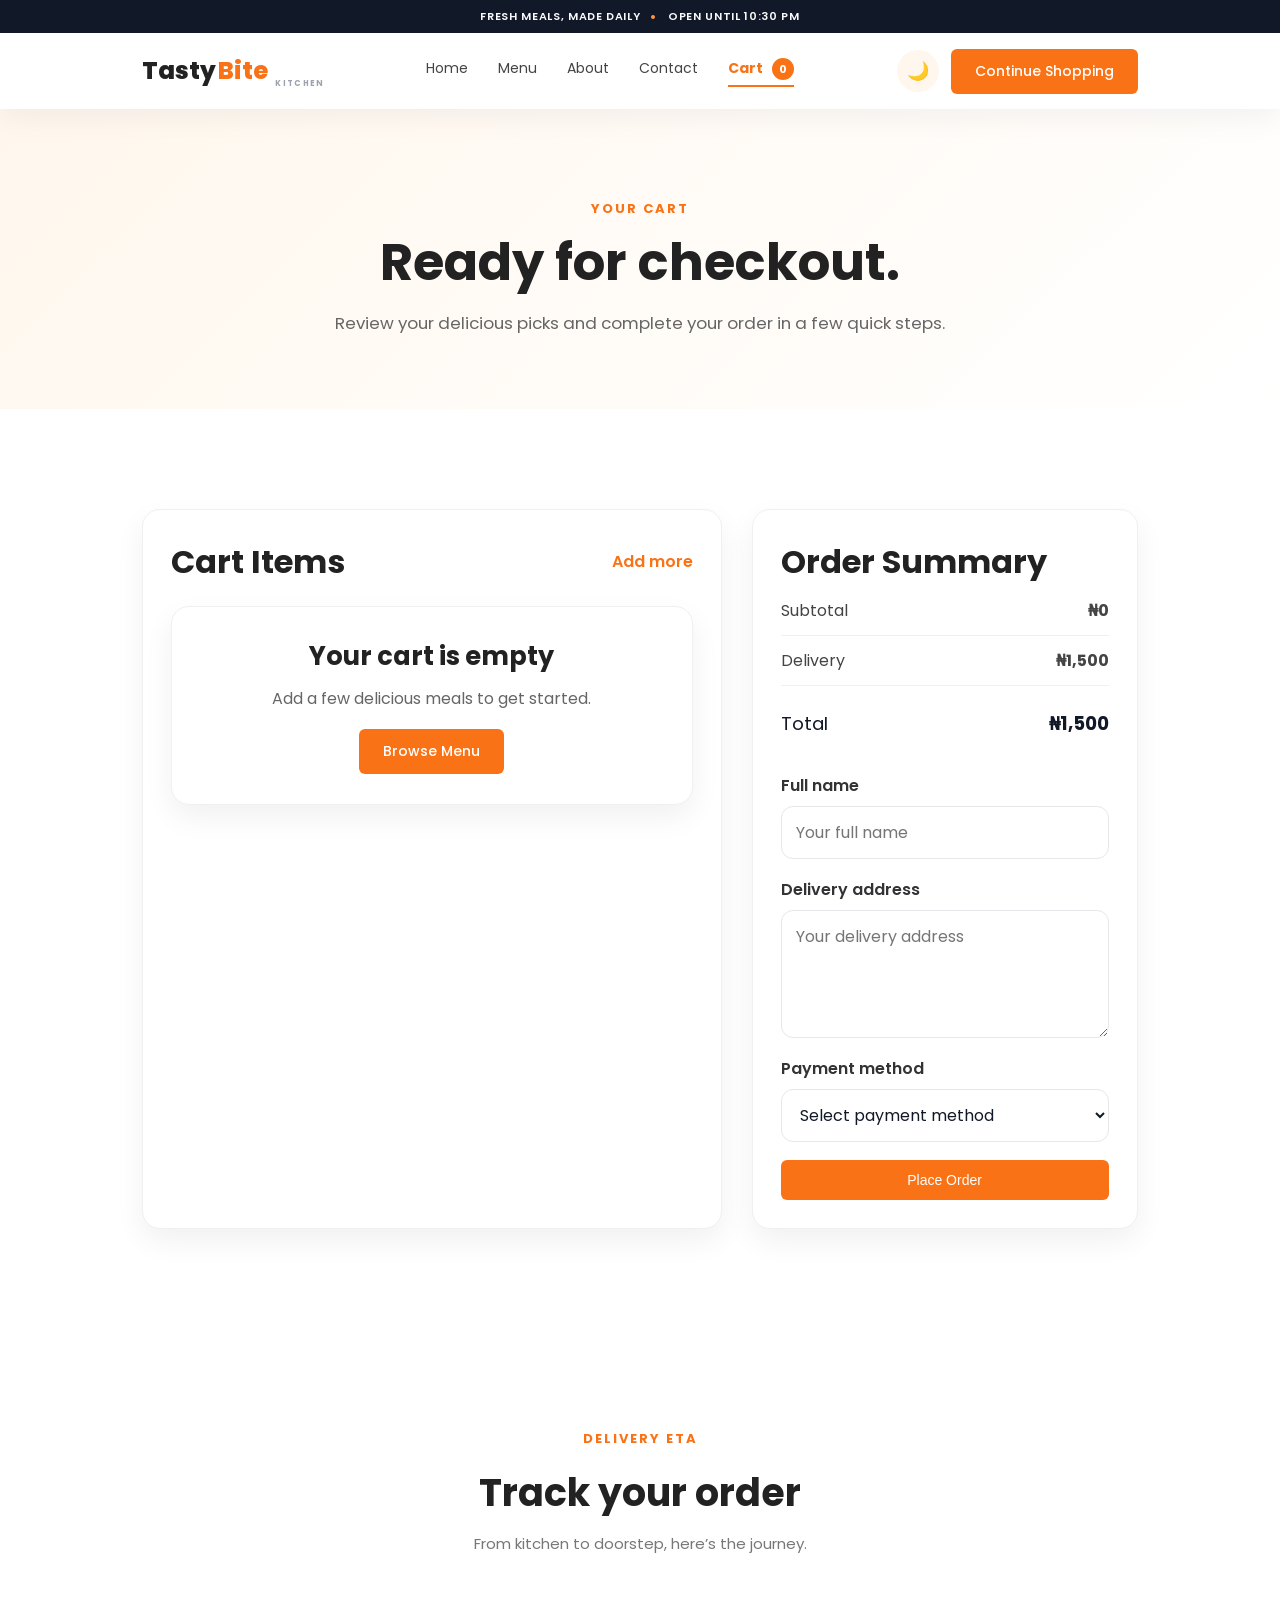
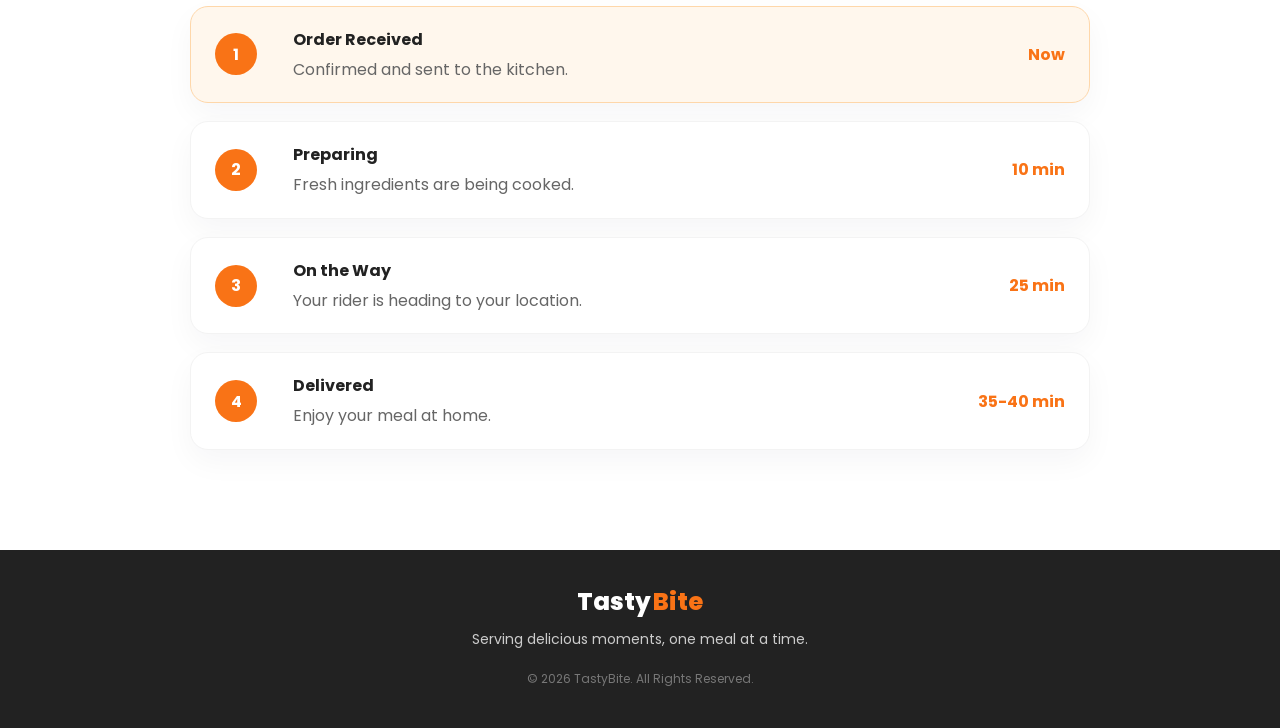
<file: cart.html>
<!DOCTYPE html>
<html lang="en">
<head>
    <meta charset="UTF-8">
    <meta name="viewport" content="width=device-width, initial-scale=1.0">
    <title>TastyBite | Cart</title>
    <link rel="stylesheet" href="style.css">
</head>
<body class="subpage cart-page">
    <header class="site-header">
        <div class="header-note">Fresh meals, made daily <span>•</span> Open until 10:30 PM</div>
        <nav class="navbar" aria-label="Main navigation">
            <a class="logo" href="index.html" aria-label="TastyBite home">Tasty<span>Bite</span><small>Kitchen</small></a>

            <div class="mobile-controls">
                <button class="theme-toggle mobile-theme-toggle" type="button" aria-label="Toggle dark mode">🌙</button>
                <button class="menu-toggle" type="button" aria-label="Open navigation" aria-controls="site-navigation" aria-expanded="false">
                    <span></span>
                    <span></span>
                    <span></span>
                </button>
            </div>

            <ul class="nav-links" id="site-navigation">
                <li><a href="index.html">Home</a></li>
                <li><a href="menu.html">Menu</a></li>
                <li><a href="about.html">About</a></li>
                <li><a href="contact.html">Contact</a></li>
                <li><a href="cart.html">Cart <span class="cart-count">0</span></a></li>
            </ul>

            <div class="nav-actions">
                <button class="theme-toggle" type="button" aria-label="Toggle dark mode">🌙</button>
                <a href="menu.html" class="btn">Continue Shopping</a>
            </div>
        </nav>
    </header>

    <section class="page-hero">
        <div class="page-hero-content">
            <p class="small-title">YOUR CART</p>
            <h1>Ready for checkout.</h1>
            <p>Review your delicious picks and complete your order in a few quick steps.</p>
        </div>
    </section>

    <section class="page-section cart-layout">
        <div class="cart-panel">
            <div class="cart-header">
                <h2>Cart Items</h2>
                <a href="menu.html">Add more</a>
            </div>
            <div id="cart-items" class="cart-items"></div>
        </div>

        <aside class="checkout-panel">
            <h2>Order Summary</h2>
            <div class="summary-row">
                <span>Subtotal</span>
                <strong id="subtotal">₦0</strong>
            </div>
            <div class="summary-row">
                <span>Delivery</span>
                <strong id="delivery">₦1,500</strong>
            </div>
            <div class="summary-row total-row">
                <span>Total</span>
                <strong id="total">₦1,500</strong>
            </div>

            <form id="checkout-form" class="checkout-form">
                <div class="form-group">
                    <label for="full-name">Full name</label>
                    <input id="full-name" type="text" placeholder="Your full name" required>
                </div>
                <div class="form-group">
                    <label for="address">Delivery address</label>
                    <textarea id="address" rows="4" placeholder="Your delivery address" required></textarea>
                </div>
                <div class="form-group">
                    <label for="payment">Payment method</label>
                    <select id="payment" required>
                        <option value="">Select payment method</option>
                        <option>Card</option>
                        <option>Bank Transfer</option>
                        <option>Cash on Delivery</option>
                    </select>
                </div>
                <button type="submit" class="btn checkout-btn">Place Order</button>
            </form>
        </aside>
    </section>

    <section class="page-section eta-section">
        <div class="section-heading">
            <p>DELIVERY ETA</p>
            <h2>Track your order</h2>
            <span>From kitchen to doorstep, here’s the journey.</span>
        </div>

        <div class="eta-timeline">
            <div class="eta-step active">
                <span class="step-bullet">1</span>
                <div>
                    <strong>Order Received</strong>
                    <p>Confirmed and sent to the kitchen.</p>
                </div>
                <time>Now</time>
            </div>
            <div class="eta-step">
                <span class="step-bullet">2</span>
                <div>
                    <strong>Preparing</strong>
                    <p>Fresh ingredients are being cooked.</p>
                </div>
                <time>10 min</time>
            </div>
            <div class="eta-step">
                <span class="step-bullet">3</span>
                <div>
                    <strong>On the Way</strong>
                    <p>Your rider is heading to your location.</p>
                </div>
                <time>25 min</time>
            </div>
            <div class="eta-step">
                <span class="step-bullet">4</span>
                <div>
                    <strong>Delivered</strong>
                    <p>Enjoy your meal at home.</p>
                </div>
                <time>35-40 min</time>
            </div>
        </div>
    </section>

    <div id="checkout-modal" class="checkout-modal hidden" aria-hidden="true">
        <div class="modal-backdrop"></div>
        <div class="modal-content" role="dialog" aria-modal="true" aria-labelledby="modal-title">
            <button class="modal-close" type="button" aria-label="Close checkout confirmation">×</button>
            <p class="small-title">ORDER REVIEW</p>
            <h3 id="modal-title">Your order is ready to confirm.</h3>
            <p id="modal-summary">We’ve prepared your delicious meal for delivery.</p>
            <div class="modal-order-total">
                <span>Total</span>
                <strong id="modal-total">₦1,500</strong>
            </div>
            <div class="modal-actions">
                <button type="button" class="btn btn-outline modal-edit">Edit Details</button>
                <button type="button" id="confirm-order" class="btn">Confirm Order</button>
            </div>
        </div>
    </div>

    <footer>
        <div class="logo">Tasty<span>Bite</span></div>
        <p>Serving delicious moments, one meal at a time.</p>
        <p class="copyright">© 2026 TastyBite. All Rights Reserved.</p>
    </footer>

    <script src="script.js"></script>
</body>
</html>
</file>
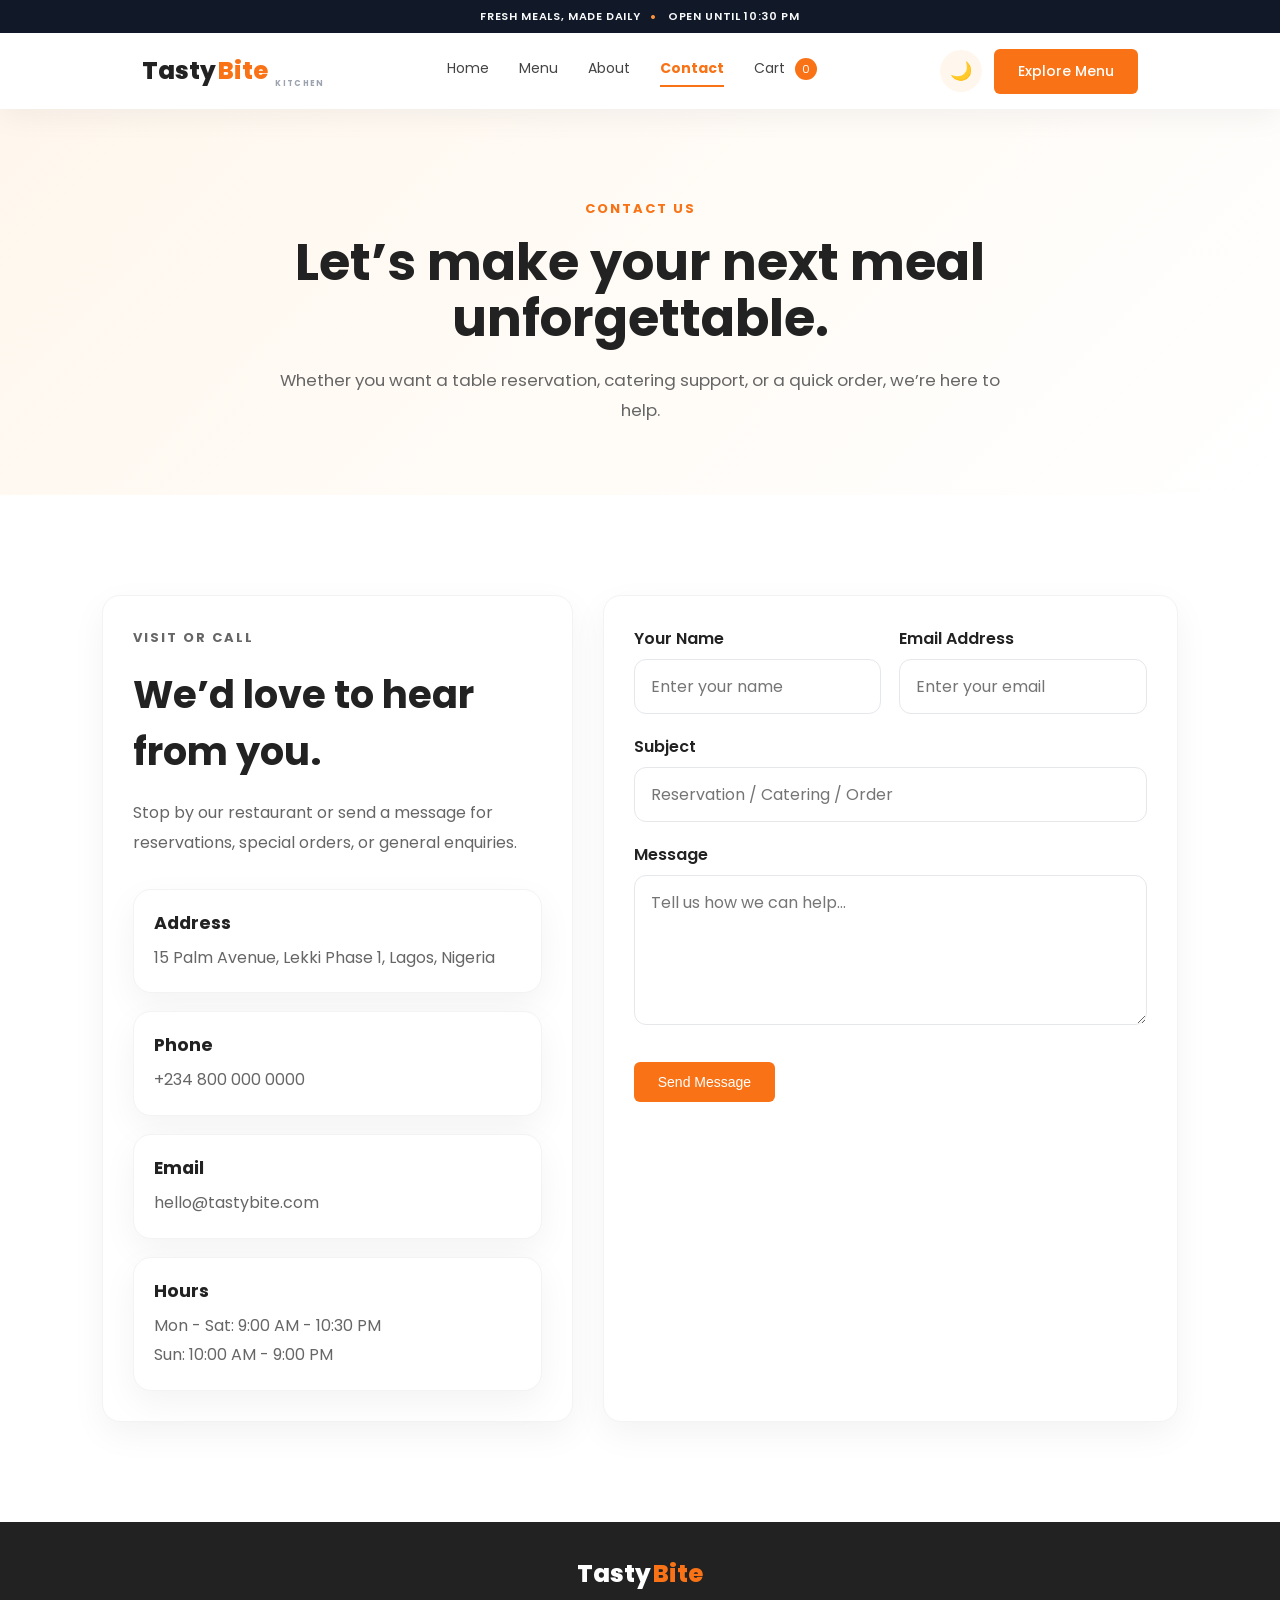
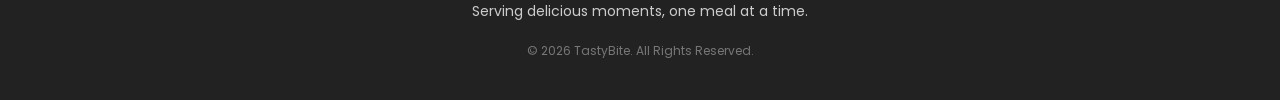
<file: contact.html>
<!DOCTYPE html>
<html lang="en">
<head>
    <meta charset="UTF-8">
    <meta name="viewport" content="width=device-width, initial-scale=1.0">
    <title>TastyBite | Contact</title>
    <link rel="stylesheet" href="style.css">
</head>
<body class="subpage">
    <header class="site-header">
        <div class="header-note">Fresh meals, made daily <span>•</span> Open until 10:30 PM</div>
        <nav class="navbar" aria-label="Main navigation">
            <a class="logo" href="index.html" aria-label="TastyBite home">Tasty<span>Bite</span><small>Kitchen</small></a>

            <div class="mobile-controls">
                <button class="theme-toggle mobile-theme-toggle" type="button" aria-label="Toggle dark mode">🌙</button>
                <button class="menu-toggle" type="button" aria-label="Open navigation" aria-controls="site-navigation" aria-expanded="false">
                    <span></span>
                    <span></span>
                    <span></span>
                </button>
            </div>

            <ul class="nav-links" id="site-navigation">
                <li><a href="index.html">Home</a></li>
                <li><a href="menu.html">Menu</a></li>
                <li><a href="about.html">About</a></li>
                <li><a href="contact.html">Contact</a></li>
                <li><a href="cart.html">Cart <span class="cart-count">0</span></a></li>
            </ul>

            <div class="nav-actions">
                <button class="theme-toggle" type="button" aria-label="Toggle dark mode">🌙</button>
                <a href="menu.html" class="btn">Explore Menu</a>
            </div>
        </nav>
    </header>

    <section class="page-hero">
        <div class="page-hero-content">
            <p class="small-title">CONTACT US</p>
            <h1>Let’s make your next meal unforgettable.</h1>
            <p>Whether you want a table reservation, catering support, or a quick order, we’re here to help.</p>
        </div>
    </section>

    <section class="page-section">
        <div class="contact-grid">
            <div class="contact-panel">
                <div class="contact-header">
                    <p class="small-title">VISIT OR CALL</p>
                    <h2>We’d love to hear from you.</h2>
                    <p>Stop by our restaurant or send a message for reservations, special orders, or general enquiries.</p>
                </div>

                <div class="info-list">
                    <div class="info-card">
                        <strong>Address</strong>
                        <p>15 Palm Avenue, Lekki Phase 1, Lagos, Nigeria</p>
                    </div>
                    <div class="info-card">
                        <strong>Phone</strong>
                        <p><a href="tel:+2348000000000">+234 800 000 0000</a></p>
                    </div>
                    <div class="info-card">
                        <strong>Email</strong>
                        <p><a href="mailto:hello@tastybite.com">hello@tastybite.com</a></p>
                    </div>
                    <div class="info-card">
                        <strong>Hours</strong>
                        <p>Mon - Sat: 9:00 AM - 10:30 PM<br>Sun: 10:00 AM - 9:00 PM</p>
                    </div>
                </div>
            </div>

            <div class="form-panel">
                <form class="form-grid">
                    <div class="form-row">
                        <div>
                            <label for="name">Your Name</label>
                            <input id="name" type="text" placeholder="Enter your name">
                        </div>
                        <div>
                            <label for="email">Email Address</label>
                            <input id="email" type="email" placeholder="Enter your email">
                        </div>
                    </div>

                    <div>
                        <label for="subject">Subject</label>
                        <input id="subject" type="text" placeholder="Reservation / Catering / Order">
                    </div>

                    <div>
                        <label for="message">Message</label>
                        <textarea id="message" placeholder="Tell us how we can help..."></textarea>
                    </div>

                    <button type="submit" class="btn contact-btn">Send Message</button>
                </form>
            </div>
        </div>
    </section>

    <footer>
        <div class="logo">Tasty<span>Bite</span></div>
        <p>Serving delicious moments, one meal at a time.</p>
        <p class="copyright">© 2026 TastyBite. All Rights Reserved.</p>
    </footer>

    <script src="script.js"></script>
</body>
</html>
</file>
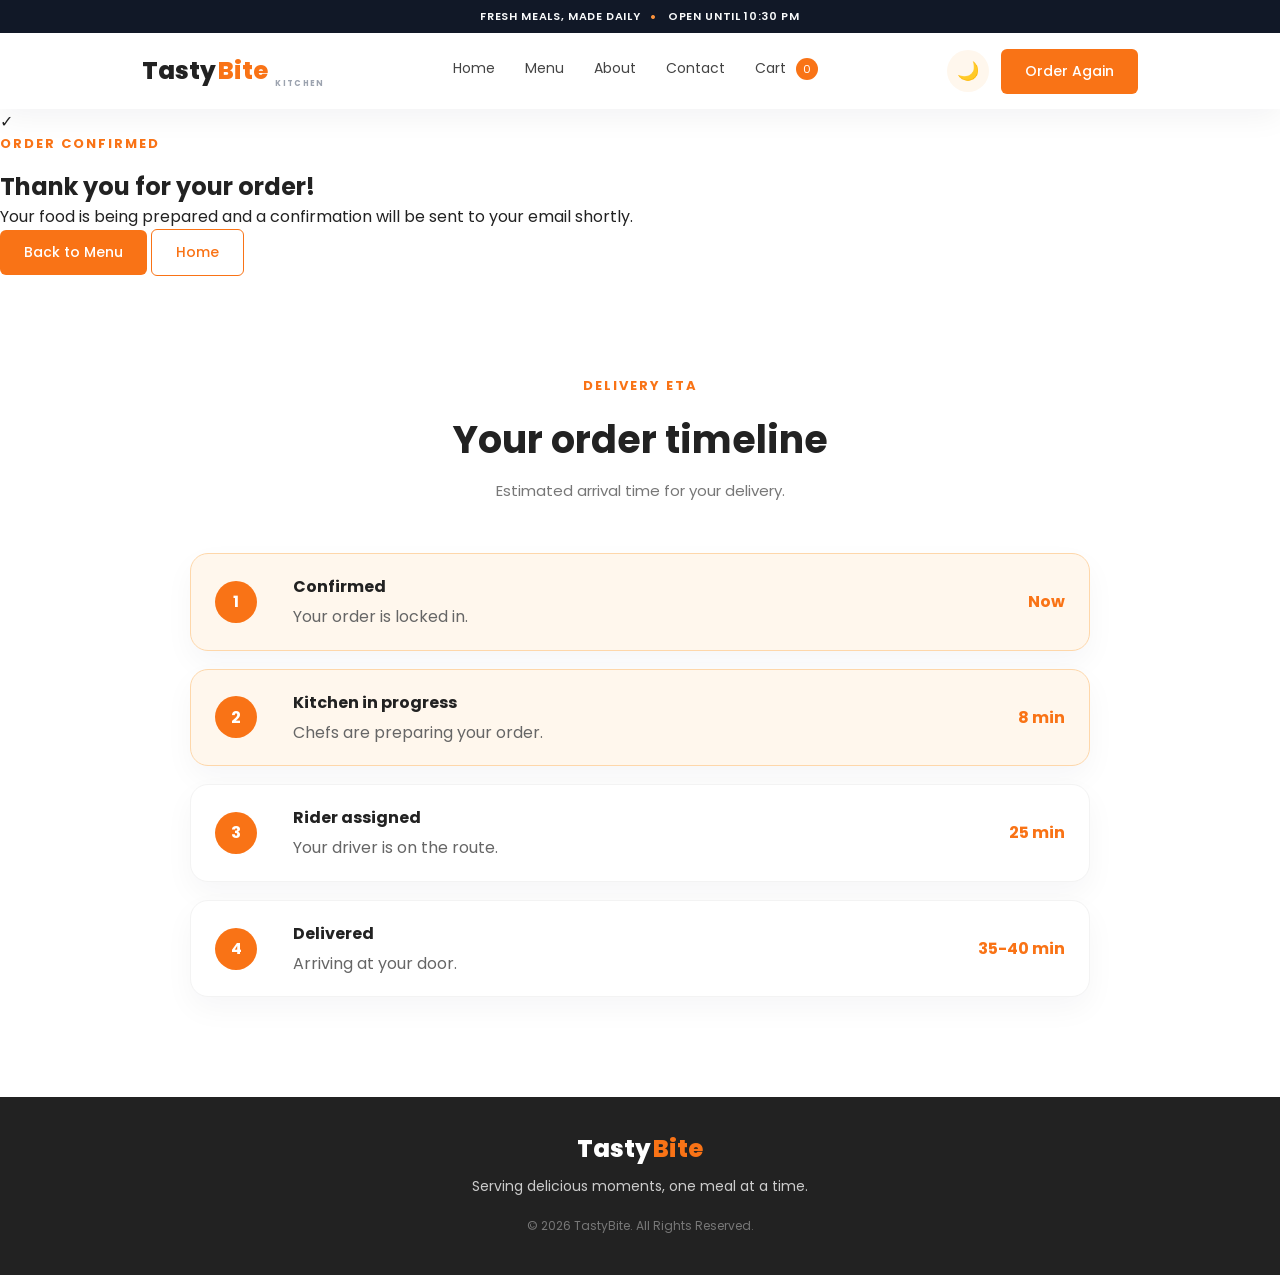
<file: success.html>
<!DOCTYPE html>
<html lang="en">
<head>
    <meta charset="UTF-8">
    <meta name="viewport" content="width=device-width, initial-scale=1.0">
    <title>TastyBite | Order Success</title>
    <link rel="stylesheet" href="style.css">
</head>
<body class="subpage success-page">
    <header class="site-header">
        <div class="header-note">Fresh meals, made daily <span>•</span> Open until 10:30 PM</div>
        <nav class="navbar" aria-label="Main navigation">
            <a class="logo" href="index.html" aria-label="TastyBite home">Tasty<span>Bite</span><small>Kitchen</small></a>

            <div class="mobile-controls">
                <button class="theme-toggle mobile-theme-toggle" type="button" aria-label="Toggle dark mode">🌙</button>
                <button class="menu-toggle" type="button" aria-label="Open navigation" aria-controls="site-navigation" aria-expanded="false">
                    <span></span>
                    <span></span>
                    <span></span>
                </button>
            </div>

            <ul class="nav-links" id="site-navigation">
                <li><a href="index.html">Home</a></li>
                <li><a href="menu.html">Menu</a></li>
                <li><a href="about.html">About</a></li>
                <li><a href="contact.html">Contact</a></li>
                <li><a href="cart.html">Cart <span class="cart-count">0</span></a></li>
            </ul>

            <div class="nav-actions">
                <button class="theme-toggle" type="button" aria-label="Toggle dark mode">🌙</button>
                <a href="menu.html" class="btn">Order Again</a>
            </div>
        </nav>
    </header>

    <section class="success-hero">
        <div class="success-card">
            <div class="success-icon">✓</div>
            <p class="small-title">ORDER CONFIRMED</p>
            <h1>Thank you for your order!</h1>
            <p>Your food is being prepared and a confirmation will be sent to your email shortly.</p>
            <div class="success-actions">
                <a href="menu.html" class="btn">Back to Menu</a>
                <a href="index.html" class="btn btn-outline">Home</a>
            </div>
        </div>
    </section>

    <section class="page-section eta-section">
        <div class="section-heading">
            <p>DELIVERY ETA</p>
            <h2>Your order timeline</h2>
            <span>Estimated arrival time for your delivery.</span>
        </div>

        <div class="eta-timeline">
            <div class="eta-step active">
                <span class="step-bullet">1</span>
                <div>
                    <strong>Confirmed</strong>
                    <p>Your order is locked in.</p>
                </div>
                <time>Now</time>
            </div>
            <div class="eta-step active">
                <span class="step-bullet">2</span>
                <div>
                    <strong>Kitchen in progress</strong>
                    <p>Chefs are preparing your order.</p>
                </div>
                <time>8 min</time>
            </div>
            <div class="eta-step">
                <span class="step-bullet">3</span>
                <div>
                    <strong>Rider assigned</strong>
                    <p>Your driver is on the route.</p>
                </div>
                <time>25 min</time>
            </div>
            <div class="eta-step">
                <span class="step-bullet">4</span>
                <div>
                    <strong>Delivered</strong>
                    <p>Arriving at your door.</p>
                </div>
                <time>35-40 min</time>
            </div>
        </div>
    </section>

    <footer>
        <div class="logo">Tasty<span>Bite</span></div>
        <p>Serving delicious moments, one meal at a time.</p>
        <p class="copyright">© 2026 TastyBite. All Rights Reserved.</p>
    </footer>

    <script src="script.js"></script>
</body>
</html>
</file>
<file: style.css>
@import url('https://fonts.googleapis.com/css2?family=Poppins:wght@400;500;600;700;800&display=swap');

* {
    margin: 0;
    padding: 0;
    box-sizing: border-box;
}

img {
    display: block;
    max-width: 100%;
}

button,
input,
textarea,
select {
    max-width: 100%;
}

html {
    scroll-behavior: smooth;

}

body {
    font-family: "Poppins", sans-serif;
    color: #222;
    background: #ffffff;
    transition: background 0.3s ease, color 0.3s ease;
}

body.dark-mode {
    background: #111827;
    color: #f3f4f6;
}

body.dark-mode header {
    background: #111827;
}

body.dark-mode .header-note {
    background: #f97316;
    color: #fff;
}

body.dark-mode .navbar a,
body.dark-mode .nav-links a,
body.dark-mode .food-card,
body.dark-mode .food-info h3,
body.dark-mode .food-info p,
body.dark-mode .food-bottom a,
body.dark-mode .page-hero,
body.dark-mode .page-hero p,
body.dark-mode .menu-item,
body.dark-mode .menu-item-content h3,
body.dark-mode .menu-item-content p,
body.dark-mode .value-card,
body.dark-mode .team-card,
body.dark-mode .contact-panel,
body.dark-mode .form-panel,
body.dark-mode .info-card,
body.dark-mode .cart-panel,
body.dark-mode .checkout-panel,
body.dark-mode .summary-row,
body.dark-mode .form-group input,
body.dark-mode .form-group textarea,
body.dark-mode .form-group select,
body.dark-mode .cart-item,
body.dark-mode .empty-cart {
    color: #f3f4f6;
}

body.dark-mode header,
body.dark-mode .page-hero,
body.dark-mode .food-card,
body.dark-mode .menu-item,
body.dark-mode .value-card,
body.dark-mode .team-card,
body.dark-mode .contact-panel,
body.dark-mode .form-panel,
body.dark-mode .info-card,
body.dark-mode .cart-panel,
body.dark-mode .checkout-panel,
body.dark-mode .cart-item,
body.dark-mode .empty-cart {
    background: #1f2937;
    border-color: #374151;
}

body.dark-mode .logo,
body.dark-mode .nav-links a,
body.dark-mode .about-content h2,
body.dark-mode .story-copy h2,
body.dark-mode .values-header h2,
body.dark-mode .contact-header h2,
body.dark-mode .value-card h3,
body.dark-mode .team-card h3,
body.dark-mode .menu-item-content h3,
body.dark-mode .page-hero h1,
body.dark-mode .section-heading h2,
body.dark-mode .about-content h2,
body.dark-mode .cart-header h2,
body.dark-mode .checkout-panel h2,
body.dark-mode .cart-item h3,
body.dark-mode .summary-row strong,
body.dark-mode .empty-cart h3 {
    color: #fff;
}

body.dark-mode .hero,
body.dark-mode .contact,
body.dark-mode .page-hero,
body.dark-mode .about {
    background: #0f172a;
}

body.dark-mode .section-heading span,
body.dark-mode .hero-content > p:not(.small-title),
body.dark-mode .about-content > p:not(.small-title),
body.dark-mode .story-copy p,
body.dark-mode .values-header p,
body.dark-mode .contact-header p,
body.dark-mode .form-panel label,
body.dark-mode .form-group label,
body.dark-mode .summary-row span,
body.dark-mode .cart-item p,
body.dark-mode .cart-meta,
body.dark-mode .empty-cart p,
body.dark-mode footer p,
body.dark-mode .copyright,
body.dark-mode .page-hero p:not(.small-title),
body.dark-mode .info-card p,
body.dark-mode .info-card a {
    color: #d1d5db;
}

body.dark-mode .category-pills span,
body.dark-mode .tag,
body.dark-mode .stat-box,
body.dark-mode .value-card .icon,
body.dark-mode .theme-toggle {
    background: #374151;
    color: #fff;
}

body.dark-mode .btn-outline {
    border-color: #f97316;
    color: #f97316;
}

body.dark-mode .btn-outline:hover {
    color: #fff;
}

body.dark-mode .nav-actions .theme-toggle,
body.dark-mode .theme-toggle {
    border: 1px solid #374151;
}

body.dark-mode .reward-card,
body.dark-mode .point-item,
body.dark-mode .testimonial-slide,
body.dark-mode .promo-card {
    background: #1f2937;
    border-color: #374151;
    color: #f3f4f6;
}

body.dark-mode .nav-links {
    background: rgba(31, 41, 55, 0.98);
    box-shadow: 0 18px 40px rgba(0, 0, 0, 0.28);
}

body.dark-mode .menu-toggle span {
    background: #f3f4f6;
}

body.dark-mode .reward-card p,
body.dark-mode .point-item span,
body.dark-mode .testimonial-slide p,
body.dark-mode .customer span,
body.dark-mode .promo-card p,
body.dark-mode .promo-card strong,
body.dark-mode .reward-card small {
    color: #d1d5db;
}

body.dark-mode .promo-card .promo-badge,
body.dark-mode .reward-badge,
body.dark-mode .reward-progress {
    background: rgba(249, 115, 22, 0.18);
}

body.dark-mode .reward-progress {
    border: 1px solid rgba(249, 115, 22, 0.35);
}

/* Navigation */
.site-header {
    position: sticky;
    top: 0;
    z-index: 100;
    width: 100%;
    background: rgba(255, 255, 255, 0.96);
    box-shadow: 0 8px 28px rgba(17, 24, 39, 0.05);
    backdrop-filter: blur(14px);
}

.header-note {
    min-height: 28px;
    display: flex;
    align-items: center;
    justify-content: center;
    gap: 10px;
    padding: 5px 20px;
    background: #111827;
    color: #f9fafb;
    font-size: 11px;
    font-weight: 600;
    letter-spacing: 0.06em;
    text-transform: uppercase;
}

.header-note span {
    color: #fb923c;
    font-size: 15px;
}

.site-header .navbar {
    min-height: 76px;
    padding: 14px 8%;
}

.navbar {
    max-width: 1200px;
    margin: auto;
    display: flex;
    align-items: center;
    justify-content: space-between;
    position: relative;
}

.logo {
    position: relative;
    display: inline-flex;
    align-items: baseline;
    gap: 2px;
    font-size: 24px;
    font-weight: 800;
    color: #222;
    text-decoration: none;
    line-height: 1;
}

.logo span {
    color: #f97316;
}

.logo small {
    align-self: flex-end;
    margin: 0 0 -5px 5px;
    color: #9ca3af;
    font-size: 8px;
    font-weight: 700;
    letter-spacing: 0.16em;
    text-transform: uppercase;
}

.nav-links {
    display: flex;
    list-style: none;
    gap: 30px;
}

.nav-links a {
    text-decoration: none;
    color: #444;
    font-size: 14px;
    transition: 0.3s;
}

.nav-links a:hover {
    color: #f97316;
}

.nav-links a.active {
    color: #f97316;
    font-weight: 700;
}

.nav-links a.active::after {
    width: 100%;
}

.nav-links a::after {
    display: block;
    width: 0;
    height: 2px;
    margin-top: 5px;
    background: #f97316;
    content: '';
    transition: width 0.25s ease;
}

.nav-links a:hover::after {
    width: 100%;
}

.menu-toggle {
    display: none;
    flex-direction: column;
    justify-content: center;
    gap: 5px;
    width: 42px;
    height: 42px;
    border: 1px solid #e5e7eb;
    border-radius: 10px;
    background: transparent;
    cursor: pointer;
    transition: transform 0.25s ease, border-color 0.25s ease;
}

.mobile-controls {
    display: none;
    align-items: center;
    gap: 8px;
    margin-left: auto;
}

.mobile-theme-toggle {
    flex: 0 0 auto;
}

.menu-toggle:hover {
    border-color: #f97316;
}

.menu-toggle span {
    width: 22px;
    height: 2px;
    background: #111827;
    margin: 0 auto;
    border-radius: 999px;
    transition: transform 0.3s ease, opacity 0.3s ease;
}

.navbar.open .menu-toggle span:nth-child(1) {
    transform: translateY(7px) rotate(45deg);
}

.navbar.open .menu-toggle span:nth-child(2) {
    opacity: 0;
}

.navbar.open .menu-toggle span:nth-child(3) {
    transform: translateY(-7px) rotate(-45deg);
}

.nav-actions {
    display: flex;
    align-items: center;
    gap: 12px;
}

.theme-toggle {
    width: 42px;
    height: 42px;
    border: none;
    background: #fff7ed;
    border-radius: 50%;
    cursor: pointer;
    font-size: 18px;
    transition: transform 0.25s ease;
}

.theme-toggle:hover {
    transform: translateY(-1px);
}

.header-order {
    display: inline-flex;
    align-items: center;
    gap: 12px;
    padding: 11px 14px 11px 18px;
    border-radius: 999px;
    font-size: 12px;
    text-transform: uppercase;
    letter-spacing: 0.04em;
}

.header-order b {
    display: grid;
    width: 24px;
    height: 24px;
    place-items: center;
    border-radius: 50%;
    background: rgba(255, 255, 255, 0.2);
    font-size: 16px;
    font-weight: 500;
}

.cart-count {
    display: inline-flex;
    align-items: center;
    justify-content: center;
    min-width: 22px;
    height: 22px;
    border-radius: 50%;
    background: #f97316;
    color: #fff;
    font-size: 11px;
    margin-left: 6px;
    padding: 0 6px;
}

.btn {
    display: inline-block;
    padding: 12px 24px;
    background: #f97316;
    color: white;
    text-decoration: none;
    border-radius: 6px;
    font-size: 14px;
    font-weight: 500;
    transition: 0.3s;
}

.btn:hover {
    background: #d95f0b;
    transform: translateY(-2px);
}

/* Hero */
.hero {
    min-height: 600px;
    padding: 70px 8%;
    display: flex;
    align-items: center;
    gap: 60px;
    background: #fff7ed;
}

.hero-content {
    flex: 1;
}

.small-title,
.section-heading > p {
    color: #f97316;
    font-size: 13px;
    font-weight: 700;
    letter-spacing: 2px;
    margin-bottom: 15px;
}

.hero h1 {
    font-size: clamp(2.35rem, 5vw, 3.625rem);
    line-height: 1.15;
    max-width: 650px;
    margin-bottom: 20px;
}

.hero-content > p:not(.small-title) {
    color: #666;
    line-height: 1.8;
    max-width: 550px;
    margin-bottom: 30px;
}

.hero-buttons {
    display: flex;
    gap: 15px;
    flex-wrap: wrap;
}

.btn-outline {
    background: transparent;
    color: #f97316;
    border: 1px solid #f97316;
}

.btn-outline:hover {
    color: white;
}

.hero-image {
    flex: 1;
}

.hero-image img {
    width: 100%;
    height: 450px;
    object-fit: cover;
    border-radius: 20px;
}

/* Menu */
.menu-section {
    padding: 100px 8%;
}

.section-heading {
    text-align: center;
    margin-bottom: 50px;
}

.section-heading h2 {
    font-size: clamp(2rem, 4vw, 2.375rem);
    margin-bottom: 10px;
}

.section-heading span {
    color: #777;
    font-size: 15px;
}

.food-grid {
    max-width: 1200px;
    margin: auto;
    display: grid;
    grid-template-columns: repeat(3, 1fr);
    gap: 30px;
}

.food-card {
    background: white;
    border-radius: 12px;
    overflow: hidden;
    box-shadow: 0 10px 30px rgba(0, 0, 0, 0.08);
    transition: 0.3s;
}

.food-card:hover {
    transform: translateY(-10px);
}

.food-card img {
    width: 100%;
    height: 230px;
    object-fit: cover;
}

.food-info {
    padding: 25px;
}

.food-info h3 {
    font-size: 20px;
    margin-bottom: 10px;
}

.food-info p {
    font-size: 14px;
    line-height: 1.7;
    color: #777;
}

.food-bottom {
    display: flex;
    align-items: center;
    justify-content: space-between;
    margin-top: 20px;
}

.food-bottom strong {
    color: #f97316;
}

.food-bottom a {
    text-decoration: none;
    color: #222;
    font-size: 14px;
    font-weight: 600;
}

/* About */
.about {
    padding: 100px 8%;
    display: flex;
    align-items: center;
    gap: 70px;
    background: #f8f8f8;
}

.about-image,
.about-content {
    flex: 1;
}

.about-image img {
    width: 100%;
    height: 450px;
    object-fit: cover;
    border-radius: 15px;
}

.about-content h2 {
    font-size: 42px;
    line-height: 1.2;
    margin-bottom: 20px;
}

.about-content > p:not(.small-title) {
    color: #666;
    line-height: 1.8;
    margin-bottom: 30px;
}

/* Contact */
.contact {
    padding: 100px 8%;
    text-align: center;
    background: #fff7ed;
}

/* Footer */
footer {
    padding: 40px 8%;
    text-align: center;
    background: #222;
    color: #ccc;
}

footer .logo {
    color: white;
    margin-bottom: 15px;
}

footer > p {
    font-size: 14px;
}

.copyright {
    margin-top: 20px;
    color: #777;
    font-size: 12px;
}

/* Responsive */
@media (max-width: 900px) {
    .hero,
    .about {
        flex-direction: column;
    }

    .hero h1 {
        font-size: 42px;
    }

    .food-grid {
        grid-template-columns: repeat(2, 1fr);
    }

    .hero-image,
    .about-image {
        width: 100%;
    }

    .navbar {
        position: relative;
    }

    .nav-links {
        position: absolute;
        top: calc(100% + 16px);
        left: 0;
        right: 0;
        display: flex;
        flex-direction: column;
        gap: 14px;
        padding: 18px 20px;
        border-radius: 16px;
        background: rgba(255, 255, 255, 0.97);
        box-shadow: 0 18px 40px rgba(17, 24, 39, 0.12);
        opacity: 0;
        visibility: hidden;
        pointer-events: none;
        transform: translateY(-10px) scale(0.98);
        transition: opacity 0.28s ease, transform 0.28s ease, visibility 0.28s ease;
        z-index: 20;
    }

    .navbar.open .nav-links {
        opacity: 1;
        visibility: visible;
        pointer-events: auto;
        transform: translateY(0) scale(1);
    }

    .menu-toggle {
        display: flex;
    }

    .mobile-controls {
        display: flex;
    }

    .nav-actions .theme-toggle,
    .nav-actions .btn {
        display: none;
    }

    .site-header .navbar {
        justify-content: flex-start;
    }

    .mobile-controls .theme-toggle,
    .mobile-controls .menu-toggle {
        display: flex;
    }

    .hero,
    .about {
        padding: 72px 6%;
        gap: 36px;
    }

    .menu-section,
    .contact,
    .promo-section,
    .rewards-section,
    .testimonials-section {
        padding-left: 6%;
        padding-right: 6%;
    }

    .page-section {
        padding-left: 6%;
        padding-right: 6%;
    }
}

@media (max-width: 600px) {
    .site-header .navbar {
        min-height: 68px;
        padding: 13px 5%;
    }

    .header-note {
        min-height: 25px;
        padding: 4px 12px;
        font-size: 9px;
        letter-spacing: 0.04em;
    }

    .header-note span {
        font-size: 12px;
    }

    .logo small {
        display: none;
    }

    .nav-actions .header-order,
    .nav-actions .theme-toggle,
    header .btn {
        display: none;
    }

    .hero,
    .about,
    .menu-section,
    .contact,
    .promo-section,
    .rewards-section,
    .testimonials-section,
    .page-section {
        padding: 70px 5%;
    }

    .hero h1 {
        font-size: 36px;
    }

    .rewards-layout {
        grid-template-columns: 1fr;
    }

    .reward-points {
        grid-template-columns: 1fr;
    }

    .hero-image img,
    .about-image img {
        height: 350px;
    }

    .food-grid {
        grid-template-columns: 1fr;
    }

    .section-heading h2,
    .about-content h2 {
        font-size: 30px;
    }

    .hero-buttons {
        flex-direction: column;
        align-items: flex-start;
    }

    .hero-buttons .btn {
        width: 100%;
        text-align: center;
    }
}

/* Subpage Styles */
body.subpage {
    background: #fff;
}

.page-hero {
    background: linear-gradient(135deg, #fff7ed 0%, #ffffff 100%);
    padding: 90px 8% 70px;
    text-align: center;
}

.page-hero-content {
    max-width: 760px;
    margin: 0 auto;
}

.page-hero h1 {
    font-size: clamp(2.5rem, 4vw, 4.2rem);
    line-height: 1.1;
    margin-bottom: 18px;
}

.page-hero p:not(.small-title) {
    color: #666;
    line-height: 1.8;
    font-size: 1.05rem;
}

.page-section {
    padding: 100px 8%;
}

.category-pills {
    display: flex;
    flex-wrap: wrap;
    justify-content: center;
    gap: 12px;
    margin-bottom: 40px;
}

.category-pills span {
    padding: 10px 18px;
    border-radius: 999px;
    background: #fff4eb;
    color: #7c2d12;
    font-weight: 600;
    font-size: 14px;
}

.category-pills span.active {
    background: #f97316;
    color: #fff;
}

.menu-list {
    max-width: 1200px;
    margin: 0 auto;
    display: grid;
    grid-template-columns: repeat(3, minmax(0, 1fr));
    gap: 30px;
}

.menu-item {
    background: #fff;
    border: 1px solid #f3f3f3;
    border-radius: 18px;
    overflow: hidden;
    box-shadow: 0 12px 35px rgba(15, 23, 42, 0.06);
}

.menu-item img {
    width: 100%;
    height: 240px;
    object-fit: cover;
}

.menu-item-content {
    padding: 24px;
}

.menu-item-content h3 {
    font-size: 1.45rem;
    margin-bottom: 10px;
}

.menu-item-content p {
    color: #666;
    line-height: 1.7;
    margin-bottom: 18px;
}

.menu-meta {
    display: flex;
    justify-content: space-between;
    align-items: center;
    gap: 12px;
    flex-wrap: wrap;
}

.menu-price {
    color: #f97316;
    font-weight: 700;
    font-size: 1.1rem;
}

.mini-btn {
    background: #111827;
    color: #fff;
    border: none;
    border-radius: 999px;
    padding: 9px 14px;
    font: inherit;
    font-size: 12px;
    cursor: pointer;
    transition: 0.2s ease;
}

.mini-btn:hover {
    background: #f97316;
}

.tag {
    display: inline-block;
    padding: 7px 12px;
    border-radius: 999px;
    background: #fff7ed;
    color: #9a4d10;
    font-size: 12px;
    font-weight: 600;
}

.gallery-section {
    max-width: 1200px;
    margin: 0 auto 40px;
    display: grid;
    grid-template-columns: repeat(4, minmax(0, 1fr));
    gap: 18px;
}

.gallery-item {
    overflow: hidden;
    border-radius: 18px;
    height: 220px;
}

.gallery-item.large {
    grid-column: span 2;
    height: 320px;
}

.gallery-item img {
    width: 100%;
    height: 100%;
    object-fit: cover;
    transition: transform 0.35s ease;
}

.gallery-item:hover img {
    transform: scale(1.08);
}

.cta-banner {
    max-width: 1200px;
    margin: 0 auto 100px;
    background: #1f2937;
    color: #fff;
    border-radius: 20px;
    padding: 50px 40px;
    display: flex;
    justify-content: space-between;
    align-items: center;
    gap: 20px;
}

.cta-banner h3 {
    font-size: clamp(1.8rem, 2vw, 2.5rem);
    margin-bottom: 8px;
}

.cta-banner p {
    color: #d1d5db;
    line-height: 1.7;
}

.story-grid,
.values-grid,
.team-grid,
.stats-grid {
    max-width: 1200px;
    margin: 0 auto;
    display: grid;
    gap: 30px;
}

.story-grid {
    grid-template-columns: 1.1fr 0.9fr;
    align-items: center;
}

.story-grid img {
    width: 100%;
    height: 500px;
    object-fit: cover;
    border-radius: 22px;
}

.story-copy h2,
.values-header h2,
.contact-header h2 {
    font-size: clamp(2.2rem, 3vw, 3.2rem);
    margin-bottom: 18px;
}

.story-copy p,
.values-header p,
.contact-header p {
    color: #666;
    line-height: 1.9;
}

.values-grid {
    grid-template-columns: repeat(3, minmax(0, 1fr));
    margin-top: 40px;
}

.value-card,
.team-card,
.contact-panel,
.form-panel,
.info-card {
    background: #fff;
    border: 1px solid #f3f3f3;
    border-radius: 18px;
    box-shadow: 0 12px 35px rgba(15, 23, 42, 0.05);
}

.value-card {
    padding: 30px 24px;
}

.value-card .icon {
    width: 52px;
    height: 52px;
    display: grid;
    place-items: center;
    border-radius: 50%;
    background: #fff7ed;
    color: #f97316;
    font-size: 1.5rem;
    margin-bottom: 18px;
}

.value-card h3 {
    font-size: 1.35rem;
    margin-bottom: 10px;
}

.value-card p {
    color: #666;
    line-height: 1.7;
}

.stats-grid {
    grid-template-columns: repeat(4, minmax(0, 1fr));
    margin-top: 60px;
}

.stat-box {
    background: #fff7ed;
    border-radius: 18px;
    padding: 30px 20px;
    text-align: center;
}

.stat-box strong {
    display: block;
    font-size: clamp(2rem, 3vw, 2.8rem);
    color: #f97316;
    margin-bottom: 8px;
}

.stat-box span {
    color: #555;
    font-weight: 500;
}

.values-header {
    text-align: center;
    max-width: 700px;
    margin: 0 auto 40px;
}

.team-grid {
    grid-template-columns: repeat(3, minmax(0, 1fr));
    margin-top: 40px;
}

.team-card {
    overflow: hidden;
}

.team-card img {
    width: 100%;
    height: 320px;
    object-fit: cover;
}

.team-card .team-info {
    padding: 22px 20px 26px;
}

.team-card h3 {
    margin-bottom: 6px;
}

.team-card span {
    display: block;
    color: #f97316;
    font-weight: 600;
    margin-bottom: 12px;
}

.team-card p {
    color: #666;
    line-height: 1.7;
}

.contact-grid {
    max-width: 1200px;
    margin: 0 auto;
    display: grid;
    grid-template-columns: 0.9fr 1.1fr;
    gap: 30px;
}

.contact-panel,
.form-panel {
    padding: 30px;
}

.info-list {
    display: grid;
    gap: 18px;
    margin-top: 30px;
}

.info-card {
    padding: 20px;
}

.info-card strong {
    display: block;
    margin-bottom: 8px;
    font-size: 1.1rem;
}

.info-card p,
.info-card a {
    color: #666;
    text-decoration: none;
    line-height: 1.8;
}

.form-grid {
    display: grid;
    gap: 20px;
}

.form-row {
    display: grid;
    grid-template-columns: repeat(2, minmax(0, 1fr));
    gap: 18px;
}

.form-panel label {
    display: block;
    font-weight: 600;
    margin-bottom: 8px;
}

.form-panel input,
.form-panel textarea {
    width: 100%;
    padding: 14px 16px;
    border: 1px solid #e5e7eb;
    border-radius: 12px;
    font: inherit;
    background: #fff;
    color: #111827;
}

.form-panel textarea {
    min-height: 150px;
    resize: vertical;
}

.contact-btn {
    width: fit-content;
    border: none;
    cursor: pointer;
    margin-top: 10px;
}

.page-footer-spacing {
    margin-top: 0;
}

.promo-section {
    padding: 100px 8% 0;
}

.promo-grid {
    max-width: 1200px;
    margin: 40px auto 0;
    display: grid;
    grid-template-columns: repeat(3, minmax(0, 1fr));
    gap: 24px;
}

.promo-card {
    background: #fff;
    border: 1px solid #f3f3f3;
    border-radius: 20px;
    padding: 26px 24px;
    box-shadow: 0 14px 35px rgba(15, 23, 42, 0.06);
}

.promo-card.highlight {
    background: linear-gradient(135deg, #f97316 0%, #fb923c 100%);
    color: white;
}

.promo-card.highlight p,
.promo-card.highlight strong,
.promo-card.highlight .promo-badge {
    color: white;
}

.promo-badge {
    display: inline-block;
    padding: 7px 12px;
    border-radius: 999px;
    background: #fff7ed;
    color: #f97316;
    font-size: 11px;
    font-weight: 700;
    letter-spacing: 1px;
    text-transform: uppercase;
    margin-bottom: 18px;
}

.promo-card h3 {
    font-size: 1.5rem;
    margin-bottom: 10px;
}

.promo-card p {
    color: #666;
    line-height: 1.7;
    margin-bottom: 18px;
}

.promo-card strong {
    font-size: 1.4rem;
    color: #111827;
}

.rewards-section,
.testimonials-section {
    padding: 100px 8% 0;
}

.rewards-layout {
    max-width: 1200px;
    margin: 40px auto 0;
    display: grid;
    grid-template-columns: 1.1fr 0.9fr;
    gap: 26px;
    align-items: center;
}

.reward-card {
    background: linear-gradient(135deg, #fff7ed 0%, #ffffff 100%);
    border: 1px solid #fed7aa;
    border-radius: 24px;
    padding: 30px;
    box-shadow: 0 16px 35px rgba(249, 115, 22, 0.08);
}

.reward-highlight {
    padding: 32px 28px;
}

.reward-badge {
    display: inline-block;
    padding: 8px 14px;
    border-radius: 999px;
    background: #f97316;
    color: white;
    font-size: 12px;
    font-weight: 700;
    letter-spacing: 1px;
    text-transform: uppercase;
    margin-bottom: 18px;
}

.reward-card h3 {
    font-size: 2.2rem;
    margin-bottom: 10px;
}

.reward-card p {
    color: #666;
    line-height: 1.8;
    margin-bottom: 22px;
}

.reward-progress {
    width: 100%;
    height: 12px;
    border-radius: 999px;
    background: #fed7aa;
    overflow: hidden;
    margin-bottom: 10px;
}

.reward-progress span {
    display: block;
    height: 100%;
    background: linear-gradient(90deg, #f97316 0%, #fb923c 100%);
    border-radius: inherit;
}

.reward-card small {
    color: #7c2d12;
    font-weight: 600;
}

.reward-points {
    display: grid;
    grid-template-columns: repeat(3, minmax(0, 1fr));
    gap: 18px;
}

.point-item {
    background: #fff;
    border: 1px solid #f3f3f3;
    border-radius: 18px;
    padding: 28px 20px;
    text-align: center;
    box-shadow: 0 10px 28px rgba(15, 23, 42, 0.05);
}

.point-item strong {
    display: block;
    color: #f97316;
    font-size: 2rem;
    margin-bottom: 10px;
}

.point-item span {
    color: #666;
    font-size: 0.95rem;
}

.testimonial-carousel {
    position: relative;
    max-width: 900px;
    margin: 40px auto 0;
    min-height: 260px;
}

.testimonial-slide {
    display: none;
    text-align: center;
    background: #fff;
    border: 1px solid #f3f3f3;
    border-radius: 24px;
    padding: 36px 26px;
    box-shadow: 0 14px 35px rgba(15, 23, 42, 0.06);
}

.testimonial-slide.active {
    display: block;
    animation: fadeIn 0.45s ease;
}

@keyframes fadeIn {
    from { opacity: 0; transform: translateY(12px); }
    to { opacity: 1; transform: translateY(0); }
}

.stars {
    color: #f59e0b;
    font-size: 1.2rem;
    letter-spacing: 0.2em;
    margin-bottom: 18px;
}

.testimonial-slide p {
    max-width: 650px;
    margin: 0 auto 22px;
    color: #444;
    font-size: 1.08rem;
    line-height: 1.8;
}

.customer {
    display: flex;
    flex-direction: column;
    gap: 4px;
}

.customer strong {
    font-size: 1.05rem;
}

.customer span {
    color: #666;
}

.carousel-controls {
    display: flex;
    justify-content: center;
    gap: 12px;
    margin-top: 20px;
}

.carousel-btn {
    width: 44px;
    height: 44px;
    border: none;
    border-radius: 50%;
    background: #f97316;
    color: white;
    font-size: 1.7rem;
    line-height: 1;
    cursor: pointer;
    transition: transform 0.25s ease, background 0.25s ease;
}

.carousel-btn:hover {
    transform: translateY(-2px);
    background: #ea580c;
}

.cart-layout {
    display: grid;
    grid-template-columns: 1.2fr 0.8fr;
    gap: 30px;
    max-width: 1200px;
    margin: 0 auto;
}

.cart-panel,
.checkout-panel,
.cart-item,
.empty-cart {
    background: #fff;
    border: 1px solid #f0f0f0;
    border-radius: 18px;
    box-shadow: 0 12px 30px rgba(15, 23, 42, 0.06);
}

.cart-panel,
.checkout-panel {
    padding: 28px;
}

.cart-header {
    display: flex;
    justify-content: space-between;
    align-items: center;
    margin-bottom: 20px;
}

.cart-header h2,
.checkout-panel h2 {
    font-size: 2rem;
    margin-bottom: 0;
}

.cart-header a {
    color: #f97316;
    text-decoration: none;
    font-weight: 600;
}

.cart-items {
    display: grid;
    gap: 18px;
}

.cart-item {
    display: flex;
    align-items: center;
    justify-content: space-between;
    gap: 20px;
    padding: 18px;
}

.cart-item-info {
    display: flex;
    align-items: center;
    gap: 16px;
}

.cart-item img {
    width: 90px;
    height: 90px;
    border-radius: 12px;
    object-fit: cover;
}

.cart-item h3 {
    font-size: 1.1rem;
    margin-bottom: 6px;
}

.cart-item p,
.cart-meta {
    color: #666;
    font-size: 14px;
}

.qty-controls {
    display: flex;
    align-items: center;
    gap: 10px;
    margin-top: 8px;
}

.qty-btn {
    width: 28px;
    height: 28px;
    border-radius: 50%;
    border: 1px solid #e5e7eb;
    background: #fff;
    cursor: pointer;
    font-size: 18px;
}

.qty-value {
    font-weight: 700;
    min-width: 20px;
    text-align: center;
}

.cart-item-actions {
    display: flex;
    flex-direction: column;
    align-items: flex-end;
    gap: 10px;
}

.remove-item {
    background: transparent;
    color: #ef4444;
    border: none;
    cursor: pointer;
    font-weight: 600;
}

.summary-row {
    display: flex;
    justify-content: space-between;
    align-items: center;
    padding: 12px 0;
    border-bottom: 1px solid #f0f0f0;
    color: #444;
}

.total-row {
    margin-top: 12px;
    border-bottom: none;
    font-size: 1.15rem;
    color: #111827;
}

.checkout-form {
    margin-top: 24px;
    display: grid;
    gap: 18px;
}

.form-group {
    display: grid;
    gap: 8px;
}

.form-group label {
    font-weight: 600;
    color: #333;
}

.form-group input,
.form-group textarea,
.form-group select {
    width: 100%;
    padding: 13px 14px;
    border: 1px solid #e5e7eb;
    border-radius: 12px;
    font: inherit;
    resize: vertical;
    background: #fff;
    color: #111827;
}

.checkout-btn {
    border: none;
    cursor: pointer;
    width: 100%;
}

.empty-cart {
    padding: 30px;
    text-align: center;
}

.empty-cart h3 {
    font-size: 1.6rem;
    margin-bottom: 10px;
}

.empty-cart p {
    color: #666;
    margin-bottom: 18px;
}

.eta-section {
    max-width: 1200px;
    margin: 0 auto;
}

.eta-timeline {
    max-width: 900px;
    margin: 40px auto 0;
    display: grid;
    gap: 18px;
}

.eta-step {
    display: grid;
    grid-template-columns: 60px 1fr auto;
    align-items: center;
    gap: 18px;
    background: #fff;
    border: 1px solid #f3f3f3;
    border-radius: 18px;
    padding: 20px 24px;
    box-shadow: 0 12px 30px rgba(15, 23, 42, 0.04);
}

.eta-step.active {
    border-color: #fed7aa;
    background: #fff7ed;
}

.step-bullet {
    width: 42px;
    height: 42px;
    border-radius: 50%;
    display: grid;
    place-items: center;
    background: #f97316;
    color: #fff;
    font-weight: 700;
}

.eta-step strong {
    display: block;
    margin-bottom: 5px;
}

.eta-step p {
    color: #666;
    line-height: 1.6;
}

.eta-step time {
    color: #f97316;
    font-weight: 700;
}

.checkout-modal {
    position: fixed;
    inset: 0;
    display: grid;
    place-items: center;
    z-index: 1000;
}

.checkout-modal.hidden {
    display: none;
}

.modal-backdrop {
    position: absolute;
    inset: 0;
    background: rgba(17, 24, 39, 0.6);
}

.modal-content {
    position: relative;
    z-index: 1;
    width: min(500px, calc(100% - 30px));
    background: #fff;
    border-radius: 24px;
    padding: 30px;
    box-shadow: 0 28px 60px rgba(15, 23, 42, 0.22);
}

.modal-close {
    position: absolute;
    top: 16px;
    right: 18px;
    width: 32px;
    height: 32px;
    border: none;
    border-radius: 50%;
    background: #f3f4f6;
    font-size: 24px;
    cursor: pointer;
}

.modal-content h3 {
    font-size: 1.8rem;
    margin-bottom: 10px;
}

.modal-content p:not(.small-title) {
    color: #666;
    line-height: 1.7;
    margin-bottom: 20px;
}

.modal-order-total {
    display: flex;
    justify-content: space-between;
    align-items: center;
    padding: 16px 0;
    border-top: 1px solid #f0f0f0;
    border-bottom: 1px solid #f0f0f0;
    margin-bottom: 20px;
    font-size: 1.1rem;
}

.modal-actions {
    display: flex;
    justify-content: flex-end;
    gap: 12px;
}

@media (max-width: 900px) {
    .menu-list,
    .values-grid,
    .team-grid,
    .stats-grid,
    .contact-grid,
    .story-grid,
    .cart-layout,
    .gallery-section {
        grid-template-columns: 1fr 1fr;
    }

    .cta-banner {
        flex-direction: column;
        text-align: center;
    }

    .gallery-item.large {
        grid-column: span 2;
    }
}

@media (max-width: 700px) {
    .menu-list,
    .values-grid,
    .team-grid,
    .stats-grid,
    .contact-grid,
    .story-grid,
    .form-row,
    .cart-layout,
    .gallery-section {
        grid-template-columns: 1fr;
    }

    .gallery-item.large {
        grid-column: span 1;
    }

    .promo-grid {
        grid-template-columns: 1fr;
    }

    .eta-step {
        grid-template-columns: 50px 1fr;
    }

    .eta-step time {
        grid-column: 2;
    }

    .page-hero {
        padding-top: 70px;
    }

    .page-section {
        padding: 80px 5%;
    }

    .cta-banner {
        margin: 0 5% 80px;
        padding: 35px 22px;
    }

    .cart-item {
        flex-direction: column;
        align-items: flex-start;
    }

    .cart-item-actions {
        align-items: flex-start;
    }

    .cart-panel,
    .checkout-panel {
        padding: 22px 18px;
    }

    .cart-header {
        align-items: flex-start;
        gap: 12px;
    }

    .cart-header h2,
    .checkout-panel h2 {
        font-size: 1.65rem;
    }

    .cart-item-info {
        width: 100%;
    }

    .cart-item-info > div {
        min-width: 0;
    }

    .cart-item h3 {
        overflow-wrap: anywhere;
    }

    .modal-content {
        padding: 26px 20px;
    }

    .modal-actions {
        flex-direction: column-reverse;
    }

    .modal-actions .btn {
        width: 100%;
        text-align: center;
    }

    .story-grid img {
        height: 340px;
    }

    .team-card img {
        height: 280px;
    }
}

@media (max-width: 420px) {
    .logo {
        font-size: 21px;
    }

    .theme-toggle,
    .menu-toggle {
        width: 38px;
        height: 38px;
    }

    .nav-actions {
        gap: 7px;
    }

    .hero h1 {
        font-size: 2.2rem;
    }

    .section-heading h2,
    .about-content h2 {
        font-size: 1.85rem;
    }

    .food-info,
    .menu-item-content {
        padding: 20px;
    }

    .reward-card,
    .testimonial-slide {
        padding: 24px 18px;
    }

    .stars {
        letter-spacing: 0.1em;
        font-size: 1.05rem;
    }

    .eta-step {
        padding: 18px;
        gap: 12px;
    }
}

@media (max-width: 700px) {
    .rewards-layout {
        grid-template-columns: minmax(0, 1fr);
    }

    .reward-points {
        grid-template-columns: minmax(0, 1fr);
    }

    .reward-card,
    .point-item,
    .testimonial-slide,
    .promo-card,
    .menu-item,
    .food-card,
    .value-card,
    .team-card,
    .info-card,
    .cart-panel,
    .checkout-panel,
    .cart-item,
    .empty-cart {
        min-width: 0;
    }
}

@media (prefers-reduced-motion: reduce) {
    *,
    *::before,
    *::after {
        scroll-behavior: auto !important;
        transition-duration: 0.01ms !important;
        animation-duration: 0.01ms !important;
        animation-iteration-count: 1 !important;
    }
}
</file>
